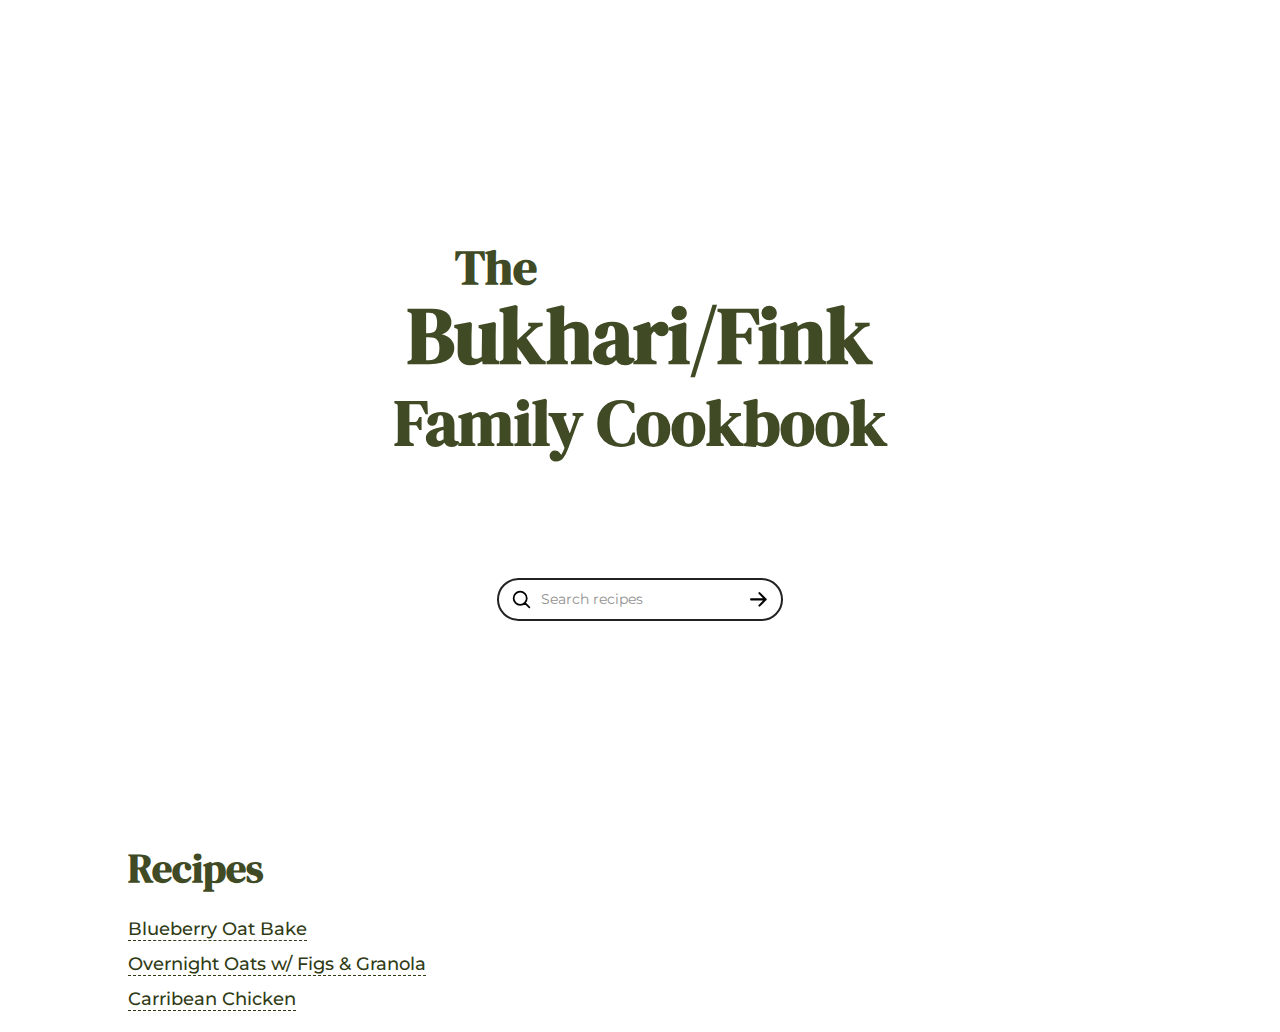
<file: cooking/index.html>
<!DOCTYPE html>
<head>
  <title>Recipes V1</title>

  <link rel="preconnect" href="https://fonts.googleapis.com">
  <link rel="preconnect" href="https://fonts.gstatic.com" crossorigin>
  <link href="https://fonts.googleapis.com/css2?family=DM+Serif+Display:ital@0;1&family=Montserrat:ital,wght@0,100..900;1,100..900&family=Raleway:ital,wght@0,100..900;1,100..900&display=swap" rel="stylesheet">

  <link rel="stylesheet" href="index.css">

  <meta name="viewport" content="width=device-width, initial-scale=1.0, maximum-scale=1.0">

  <script src="src/index.js"></script>
</head>
<body onload="amm_load_recipe_list()">
  <div id="TitleBox" class="searching">
    <div id="Heading">
      <h1><span>The</span>Bukhari/Fink<span>Family Cookbook</span></h1>
    </div>
    <!--<div id="Search">
      <i id="search-icon"></i><input id="search-bar"><button id="search-trigger"></button>
    </div>-->

    <div id="SearchNew">
      <i id="search-icon-new"></i><input id="search-bar-new" placeholder="Search recipes"><button id="search-trigger-new" onclick="amm_toggle_search()"></button>
    </div>
  </div>
  <div id="RecipeBox" class="searching">
    <h2>Recipes</h2>
    <ul class="RecipeList" id="amm_recipe_list">
    </ul>
  </div>
  <div id="SearchResultsBox" class="searching">
    <h3 id="ResultCounter">Results</h3>
    <ul class="RecipeList" id="amm_search_list">
      <li><a>Condominsciuoum</a></li>
      <li><a>Potatoes a la Potato</a></li>
    </ul>
  </div>
</body>
</file>
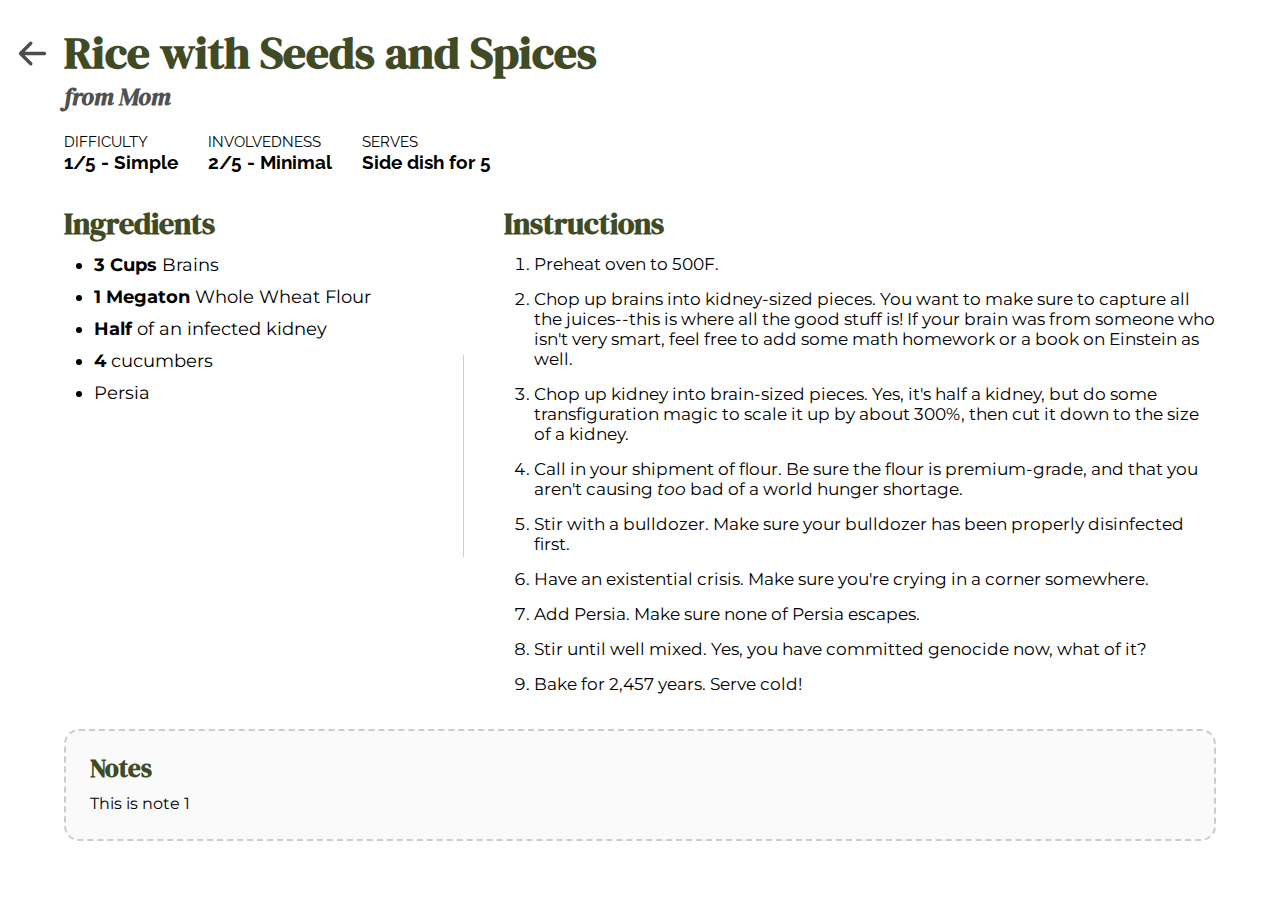
<file: cooking/recipe/index.html>
<!DOCTYPE html>
<head>
  <link rel=stylesheet href="index.css">
  <title>Recipe</title>
  <!--FONTS-->
  <link rel="preconnect" href="https://fonts.googleapis.com">
  <link rel="preconnect" href="https://fonts.gstatic.com" crossorigin>
  <link href="https://fonts.googleapis.com/css2?family=DM+Serif+Display:ital@0;1&family=Montserrat:ital,wght@0,100..900;1,100..900&family=Raleway:ital,wght@0,100..900;1,100..900&display=swap" rel="stylesheet">

  <meta name="viewport" content="width=device-width, initial-scale=1.0, maximum-scale=1.0">

  <script src="../src/recipe-page-index.js"></script>
</head>
<body onload="amm_load_recipe()">
  <div id="Content">
    <!--BACK BUTTON-->
    <a href="../" id="Back"></a>
    <!--MAIN CONTENT-->
    <h1 id="amm_recipe_name">Rice with Seeds and Spices</h1>
    <h3 id="Author">from Mom</h3>

    <div id="Stats">
      <div>
	<h4>DIFFICULTY</h4>
	<p id="dfc-text">1/5 - Simple</p>
      </div>
      <div>
	<h4>INVOLVEDNESS</h4>
	<p id="inv-text">2/5 - Minimal</p>
      </div>
      <div>
	<h4>SERVES</h4>
	<p id="srv-text">Side dish for 5</p>
      </div>
    </div>
    
    <div id="BoxContainer">
      <div id="IngredientsBox">
	<h2>Ingredients</h2>
	<ul id="IngredList">
	  <li><b>3 Cups </b>Brains</li>
	  <li><b>1 Megaton</b> Whole Wheat Flour</li>
	  <li><b>Half</b> of an infected kidney</li>
	  <li><b>4</b> cucumbers</li>
	  <li>Persia</li>
	</ul>
      </div>
      <div id="InstructionsBox">
	<h2>Instructions</h2>
	<ol id="InstrList">
	  <li>Preheat oven to 500F.</li>
	  <li>Chop up brains into kidney-sized pieces. You want to make sure to capture all the juices--this is where all the good stuff is! If your brain was from someone who isn't very smart, feel free to add some math homework or a book on Einstein as well.</li>
	  <li>Chop up kidney into brain-sized pieces. Yes, it's half a kidney, but do some transfiguration magic to scale it up by about 300%, then cut it down to the size of a kidney.</li>
	  <li>Call in your shipment of flour. Be sure the flour is premium-grade, and that you aren't causing <em>too</em> bad of a world hunger shortage.</li>
	  <li>Stir with a bulldozer. Make sure your bulldozer has been properly disinfected first.</li>
	  <li>Have an existential crisis. Make sure you're crying in a corner somewhere.</li>
	  <li>Add Persia. Make sure none of Persia escapes.</li>
	  <li>Stir until well mixed. Yes, you have committed genocide now, what of it?</li>
	  <li>Bake for 2,457 years. Serve cold!</li>
	</ol>
      </div>
    </div>
    <div id="Notes">
      <h2>Notes</h2>
      <div id="NotesList">
	<p>This is note 1</p>
      </div>
    </div>
  </div>
</body>
</file>
<file: cooking/index.css>
body {
    margin: 0;
    -webkit-font-smoothing: antialiased;
}

@media only screen and (max-width: 450px) {
    #Heading {
	font-size: 2.5vw;
    }

    #RecipeBox {
	font-size: 3.5vw !important;
	/* for header only, list is 16px always */
    }

    .RecipeList {
	margin-top: 5px;
    }
}

#TitleBox {
    width: 100%;
    height: 90vh;
    position: relative;

    display: flex;
    flex-direction: column;
    justify-content: center;
    align-items: center;

    border-bottom: 1px solid #fff;
}

#Heading > h1 {
    font-family: DM Serif Display;
    color: #404b25;

    font-size: 5em;
    text-align: center;
    line-height: 1.1em;
}

#Heading > h1 > span:first-child {
    font-size: 0.6em;
    display: block;
    margin-right: 6em;
    line-height: 1em;
}

#Heading > h1 > span:last-child {
    font-size: 0.8em;
    display: block;
}

#Search {
    position: absolute;
    bottom: 1em;
    height: auto;
}

#search-bar {
    font-family: Montserrat;
    font-weight: 500;
    padding: 0.7em 0;
    border-radius: 100em 0 0 100em;
    border: 2px solid #222;
    width: 250px;
    position: relative;
    padding-left: 2.7em;
    font-size: 0.9em;
}

#search-icon {
    content: "";
    height: 100%;
    aspect-ratio: 1/1;
    display: block;
    
    background-image: url(icons/search-svgrepo-com.svg);
    background-size: 50%;
    background-repeat: no-repeat;
    background-position: center;

    position: absolute;
    top: 0;
    left: 0.2em;
    z-index: 2;
}

#search-trigger {
    display: inline-block;
    height: 100%;
    aspect-ratio: 1/1;
    background-color: #222;
}

#SearchNew {
    margin-top: 4em;

    font-family: Montserrat;
    font-weight: 500;
    font-size: 0.9em;

    height: 2.7em;
    
    border: 2px solid #222;
    border-radius: 100em;

    display: flex;
}

#search-icon-new {
    content: "";
    height: 100%;
    aspect-ratio: 1/1;
    display: block;
    margin-left: 0.2em;
    
    background-image: url(icons/search-svgrepo-com.svg);
    background-size: 55%;
    background-repeat: no-repeat;
    background-position: center;
}

#search-trigger-new {
    height: 100%;
    aspect-ratio: 1/1;

    border: none;
    background-color: transparent;
    margin-right: 0.2em;

    background-image: url(icons/arrow-left-svgrepo-com.svg);
    background-size: 65%;
    background-repeat: no-repeat;
    background-position: center;
    transform: rotate(180deg);
    transition: 0.2s;
}

#search-trigger-new:hover {
    background-size: 75%;
    filter: brightness(0);
    cursor: pointer;
}

#search-bar-new {
    font-size: inherit;
    font-family: inherit;
    font-weight: inherit;

    height: 100%;

    padding: 0;
    border: none;

    flex-grow: 1;
}

#search-bar-new::placeholder {
    font-weight: 400;
    opacity: 0.8;
}

/* Recipes List */

#RecipeBox {
    width: 100%;
    box-sizing: border-box;
    display: inline-block;
    padding-left: 10vw;
    padding-right: 10vw;
    margin-top: 30px;
    font-size: 16px;
}

#RecipeBox > h2 {
    font-family: DM Serif Display;
    font-size: 2.5em; /* 2.5em */
    color: #404b25;
    margin: 0;
}

.RecipeList {
    display: flex;
    flex-direction: column;
    flex-wrap: wrap;
    list-style-type: none;
    padding: 0;
    font-size: 16px;
}

.RecipeList > li > a {
    font-family: Montserrat;
    font-size: 1.15em;
    color: #303b15;
    font-weight: 500;
    text-decoration: none;

    /* manual underline */
    border-bottom: 1px dashed #303b15;
    transition: 0.1s;
}

.RecipeList > li > a:hover {
    border-bottom: 3px solid;
}

.RecipeList > li {
    margin: 6px 0;
}

#SearchResultsBox {
    width: 100%;
    box-sizing: border-box;
    padding: 0 10vw;

    display: none; /* default hidden */
}

#SearchResultsBox > #ResultCounter {
    font-family: Raleway;
    font-size: 1.3em;
    margin: 0;
}

/* State change when searching*/

body.searching > #TitleBox {
    height: auto;
    flex-direction: row;
}

body.searching > #TitleBox > #Heading {
    display: none;
    animation-name: fade-out-title;
    animation-duration: 1s;
    animation-fill-mode: forwards;
}

body.searching > #TitleBox > #SearchNew {
    margin-bottom: 3em;

    width: 80vw;
    max-width: 800px;
    font-size: 1.1em;
}

@media only screen and (max-width: 430px) {
    /* on mobile, expand the search bar less*/
    body.searching > #TitleBox > #SearchNew {
	font-size: 1em;
	margin-top: 2.5em;
	margin-bottom: 2em;
    }
}

body.searching > #TitleBox > #SearchNew > #search-trigger-new {
    background-image: url(icons/xmark-svgrepo-com.svg);
}

body.searching > #RecipeBox {
    display: none;
}

body.searching > #SearchResultsBox {
    display: block;
}
</file>
<file: cooking/recipe/index.css>
body {
    margin: 0;
}

#Content { /* all content wrapper */
    width: 90vw;
    max-width: 1400px;
    margin-top: 30px;
    margin-left: 5vw;
}

h1 { /* Recipe Title */
    font-family: 'DM Serif Display';
    font-size: 45px;
    color: #404b25;
    margin: 0;
    text-rendering: optimizeLegibility;
    line-height: 1;
}

h3 { /* Recipe Subtitle */
    font-family: 'DM Serif Display';
    font-style: italic;
    font-size: 24px;
    color: rgba(80,80,80);
    margin: 0;
    margin-top: 5px;
}

#Stats {
    margin-top: 10px;
    display: flex;
    flex-wrap: wrap;
}

#Stats > div { /* individual stat container */
    margin-right: 30px;
    margin-top: 10px;
}

#Stats > div > h4 { /* stat title */
    margin: 0;
    font-family: Raleway;
    font-size: 15px;
    font-weight: 400;
}

#Stats > div > p { /* stat data text */
    margin: 0;
    font-family: Raleway;
    font-size: 19px;
    font-weight: 700;
}

#BoxContainer {
    display: flex;
    width: 100%;
    margin-top: 30px;
}

#IngredientsBox {
    width: 40%;
    position: relative;
    max-width: 400px;
}

#IngredientsBox::after { /* ingred/instr divider */
    content: "";
    position: absolute;
    display: block;
    width: 1px;
    height: 40%;
    background-color: #cfcfcf;
    right: 0;
    top: 30%;
}

#InstructionsBox {
    width: 70%;
    padding-left: 40px;
    box-sizing: border-box;
}

h2 { /* ingred/instr headers */
    margin: 0;
    font-family: DM Serif Display;
    font-size: 30px;
    color: #404b25;
    text-rendering: optimizeLegibility;
}

#IngredList, #InstrList {
    font-family: Montserrat;
    font-size: 18px;
    margin: 0;
    margin-left: -10px;
}

#InstrList {
    margin-top: -5px; /* compensate top align for wider item spacing */
    font-size: 17px;
}

#IngredList > li {
    margin: 10px 0px;
}

#InstrList > li {
    margin: 15px 0px;
}

#IngredList a { /* NOTE: EXTEND TO INSTRUCTIONSSSSSSSSS */
    font-family: Raleway;
    font-style: italic;
    font-weight: 700;
    color: #404b25;
    font-size: 0.9em;
    margin-left: 3px;
    cursor: pointer;
    text-decoration: none;
}

#IngredList a:hover {
    text-decoration: underline;
}


#Back {
    /* absolute positioned to left of content */
    position: absolute;
    left: calc((5vw - 54px) / 2);
    top: 26px;
    /* style */
    display: block;
    width: 54px;
    height: 54px;
    background-image: url(../icons/arrow-left-svgrepo-com.svg);
    background-size: 75%;
    background-position: center;
    background-repeat: no-repeat;
    filter: contrast(0.4);
    border-radius: 100px;
    transition: 0.2s;
}

#Back:hover {
    background-color: rgba(0,0,0,0.2);
    background-size: 70%;
}

@media only screen and (max-width: 1000px) {
    #BoxContainer {
	display: inline-block; /*ingred and instr in separate col */
    }
    #IngredientsBox, #InstructionsBox {
	width: 100%; /*expand both to fill full col */
    }
    #IngredientsBox::after {
	display: none;
    }
    #InstructionsBox {
	padding-left: 0px; /*strip left-spacer padding*/
	padding-top: 20px;
    }

    #Back {
	/* put into document flow at top of content */
	margin-left: -10px;
	position: static;
    }

    #Content {
	/* and shrink top margin */
	margin-top: 16px;
    }

    /* Make stats more compact */
    #Stats > div {
	margin-right: 16px;
    }
    
    #Stats > div > h4 {
	font-size: 14px;
    }

    #Stats > div > p {
	font-size: 17px;
    }
}

#Notes {
    background-color: #fafafa;
    border: 2px dashed #ccc;
    margin-top: 20px;
    padding: 24px;
    box-sizing: border-box;
    border-radius: 15px;
}

#Notes h2 {
    font-size: 25px;
    margin-bottom: -8px;
    margin-top: -4px;
}

#Notes p {
    font-family: Montserrat;
    font-size: 16px;
    line-height: 1.4;
}

#Notes p.highlighted {
    font-weight: 500;
    position: relative;
}

#Notes p.highlighted::after {
    content: "";
    position: absolute;
    width: calc(100% + 8px);
    height: 110%;
    top: calc(0px - 5%);
    left: -4px;
    background-color: #404b253f;
    border-radius: 6px;
}

#Notes p:last-child {
    margin-bottom: 0px;
}

@media only screen and (max-width: 480px) {
    h1 {
	font-size: 40px;
    }
}
</file>
